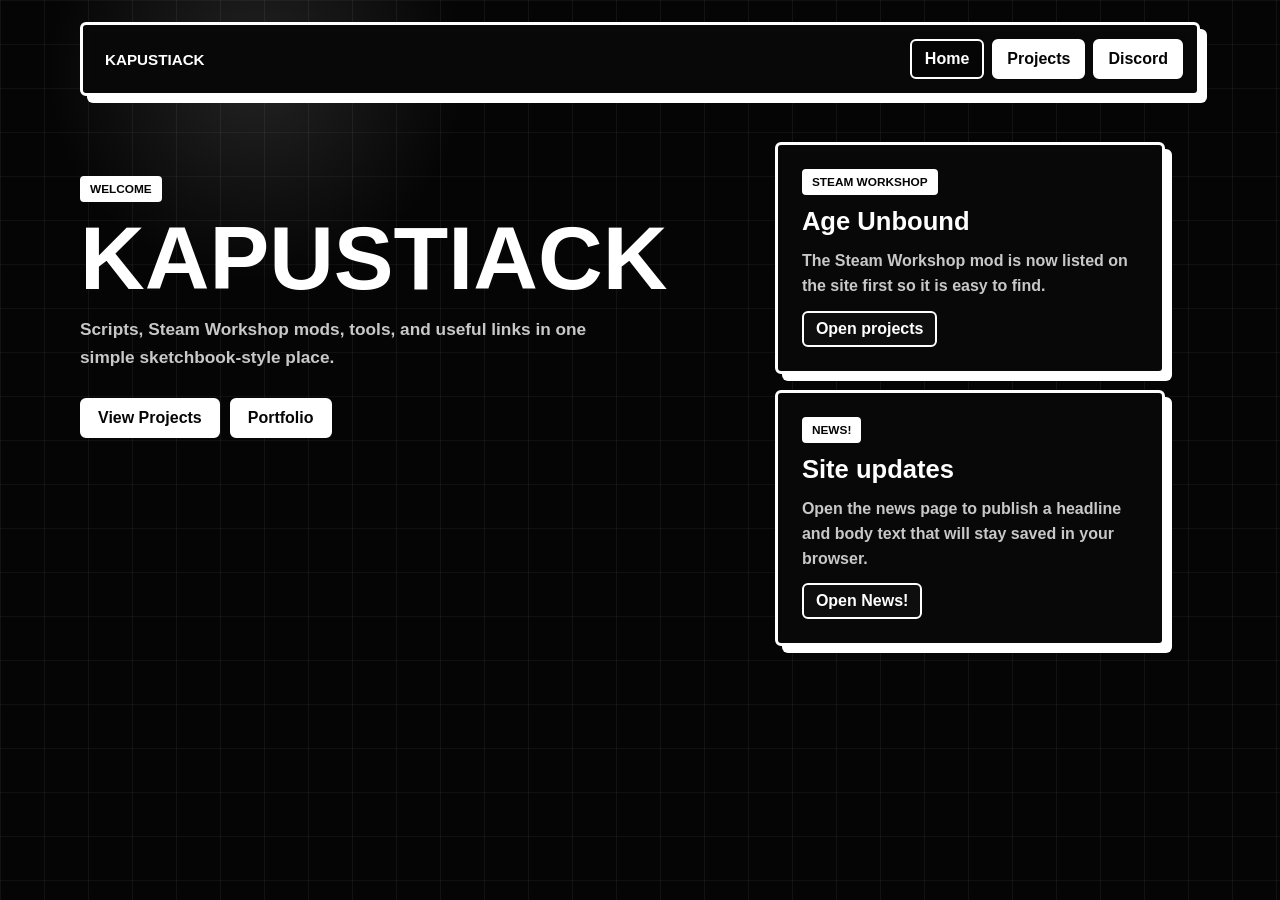
<file: index.html>
<!DOCTYPE html>
<html lang="en">

<head>
    <meta charset="UTF-8">
    <meta name="viewport" content="width=device-width, initial-scale=1.0">
    <title>Kapustiack</title>
    <meta name="description" content="Kapustiack's projects, mods, tools, and links.">
    <link rel="stylesheet" href="site.css?v=20260527-5">
</head>

<body>
    <div class="page-shell">
        <header class="topbar">
            <a class="brand" href="index.html">Kapustiack</a>
            <nav class="nav">
                <a class="nav-link active" href="index.html">Home</a>
                <a class="nav-link" href="projects.html">Projects</a>
                <a class="nav-link" href="https://discord.gg/VfEZWQSSGd" target="_blank" rel="noopener">Discord</a>
            </nav>
        </header>

        <main class="home">
            <section class="hero">
                <p class="eyebrow">Welcome</p>
                <h1>Kapustiack</h1>
                <p class="lede">Scripts, Steam Workshop mods, tools, and useful links in one simple sketchbook-style place.</p>
                <div class="actions">
                    <a class="button button-primary" href="projects.html">View Projects</a>
                <a class="button button-ghost" href="websites/portfolio/">Portfolio</a>
                </div>
            </section>

            <section class="overview">
                <article class="overview-card">
                    <span class="card-label">Steam Workshop</span>
                    <h2>Age Unbound</h2>
                    <p>The Steam Workshop mod is now listed on the site first so it is easy to find.</p>
                    <a class="text-link" href="projects.html#age-unbound">Open projects</a>
                </article>
                <article class="overview-card">
                    <span class="card-label">News!</span>
                    <h2>Site updates</h2>
                    <p>Open the news page to publish a headline and body text that will stay saved in your browser.</p>
                    <a class="text-link" href="news.html">Open News!</a>
                </article>
            </section>
        </main>
    </div>

    <script src="script.js?v=20260527-2"></script>
</body>

</html>
</file>
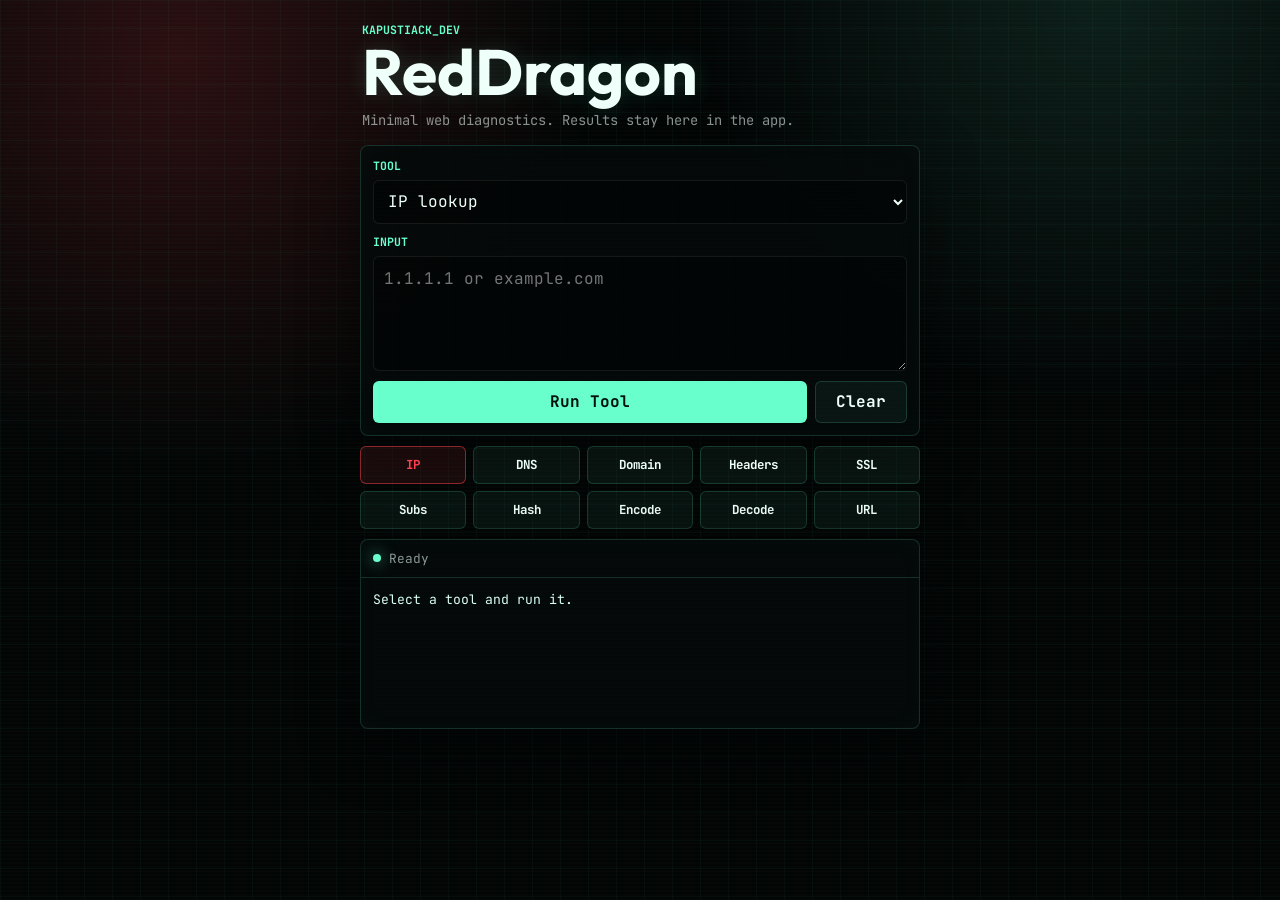
<file: reddragon/index.html>
<!DOCTYPE html>
<html lang="en">

<head>
    <meta charset="UTF-8">
    <meta name="viewport" content="width=device-width, initial-scale=1.0, viewport-fit=cover">
    <title>RedDragon | Kapustiack</title>
    <link rel="stylesheet" href="style.css?v=3">
    <script src="https://telegram.org/js/telegram-web-app.js"></script>
</head>

<body>
    <main class="app-shell">
        <section class="hero">
            <p class="kicker">Kapustiack_Dev</p>
            <h1>RedDragon</h1>
            <p class="subtext">Minimal web diagnostics. Results stay here in the app.</p>
        </section>

        <section class="command-panel">
            <div class="field">
                <label for="tool">Tool</label>
                <select id="tool">
                    <option value="ip">IP lookup</option>
                    <option value="dns">DNS lookup</option>
                    <option value="whois">Domain lookup</option>
                    <option value="headers">HTTP headers</option>
                    <option value="ssl">SSL certificate</option>
                    <option value="subdomains">Subdomains</option>
                    <option value="hash">Hash text</option>
                    <option value="encode">Encode text</option>
                    <option value="decode">Decode text</option>
                    <option value="url">URL inspect</option>
                </select>
            </div>

            <div class="field">
                <label for="input">Input</label>
                <textarea id="input" rows="4" placeholder="example.com"></textarea>
            </div>

            <div class="actions">
                <button id="send" type="button">Run Tool</button>
                <button id="clear" class="ghost" type="button">Clear</button>
            </div>
        </section>

        <section class="tools-grid" aria-label="Quick tools">
            <button class="tool-chip active" data-tool="ip" data-placeholder="1.1.1.1">IP</button>
            <button class="tool-chip" data-tool="dns" data-placeholder="example.com">DNS</button>
            <button class="tool-chip" data-tool="whois" data-placeholder="example.com">Domain</button>
            <button class="tool-chip" data-tool="headers" data-placeholder="https://example.com">Headers</button>
            <button class="tool-chip" data-tool="ssl" data-placeholder="example.com">SSL</button>
            <button class="tool-chip" data-tool="subdomains" data-placeholder="example.com">Subs</button>
            <button class="tool-chip" data-tool="hash" data-placeholder="text to hash">Hash</button>
            <button class="tool-chip" data-tool="encode" data-placeholder="text to encode">Encode</button>
            <button class="tool-chip" data-tool="decode" data-placeholder="base64 or url encoded text">Decode</button>
            <button class="tool-chip" data-tool="url" data-placeholder="https://example.com/path">URL</button>
        </section>

        <section class="result-panel" id="result-panel">
            <div class="result-top">
                <span class="pulse"></span>
                <p id="status">Ready</p>
            </div>
            <pre id="result">Select a tool and run it.</pre>
        </section>
    </main>

    <script src="app.js?v=3"></script>
</body>

</html>
</file>
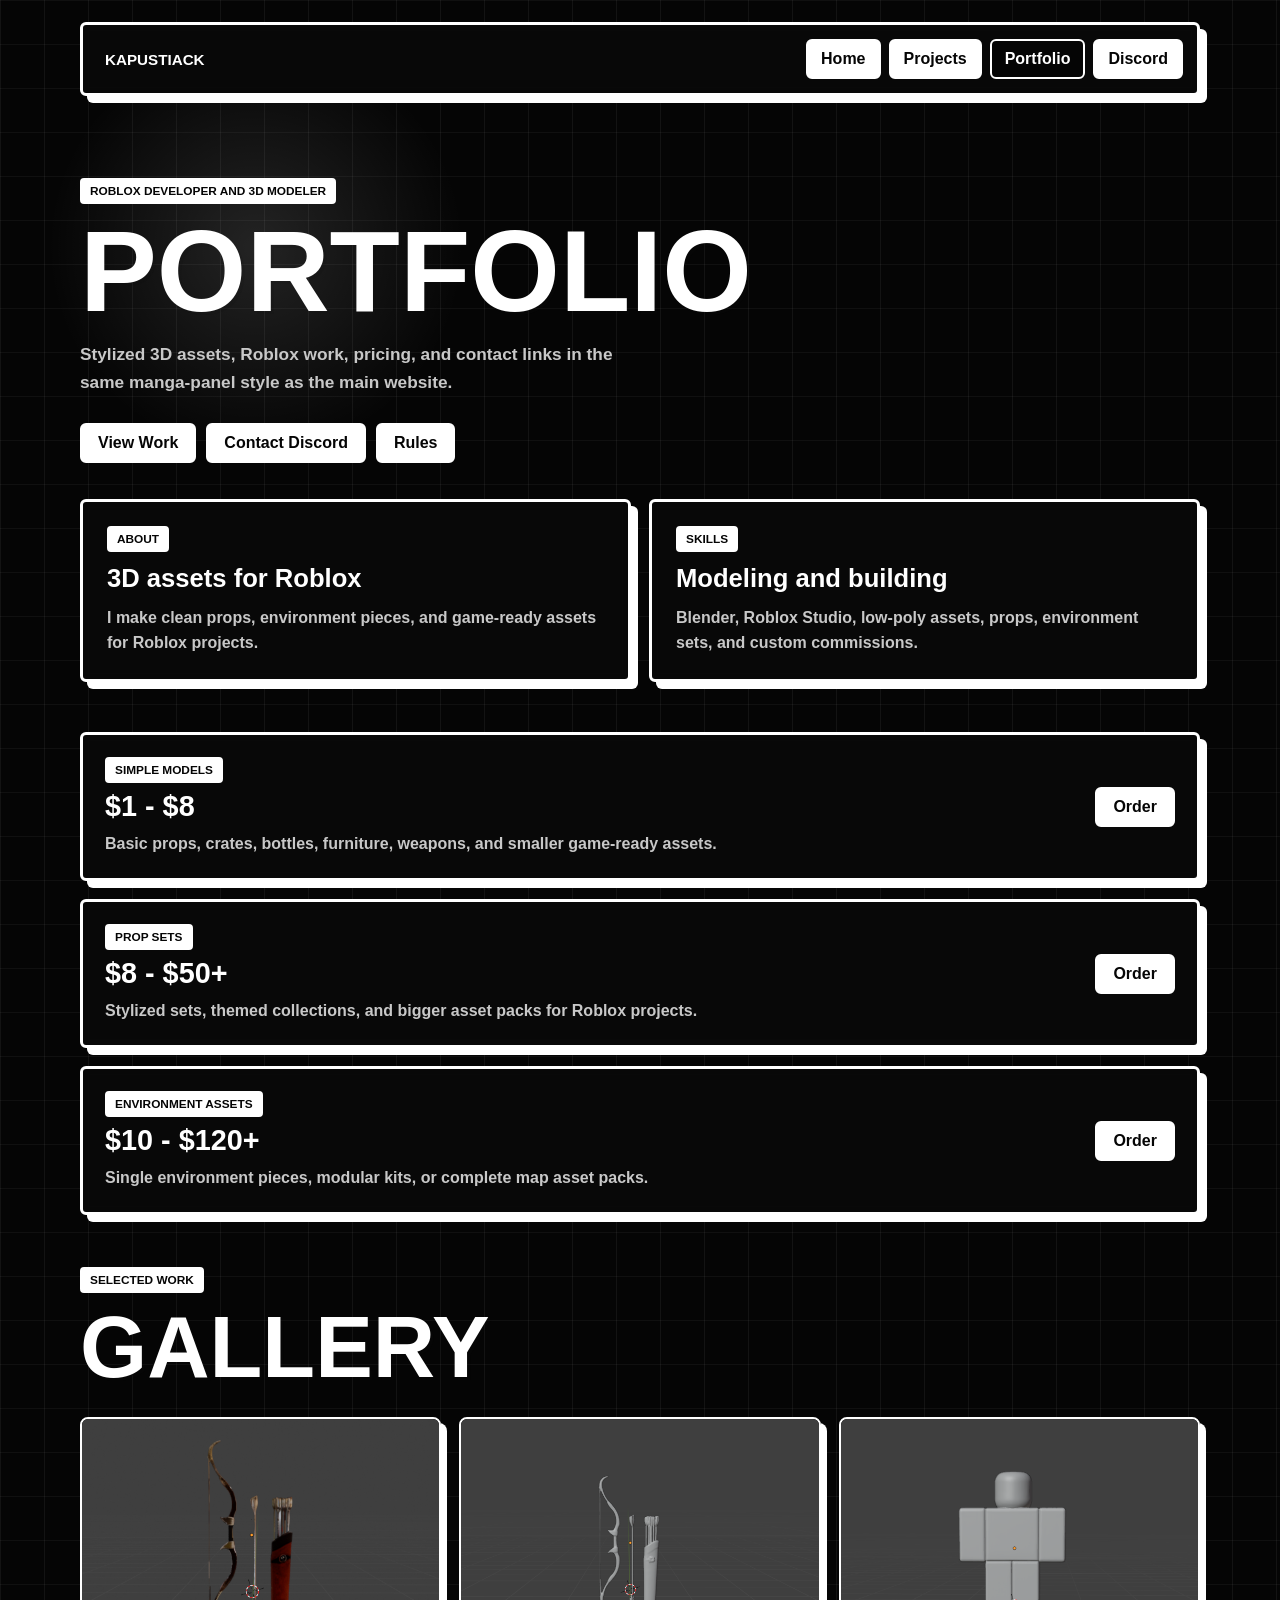
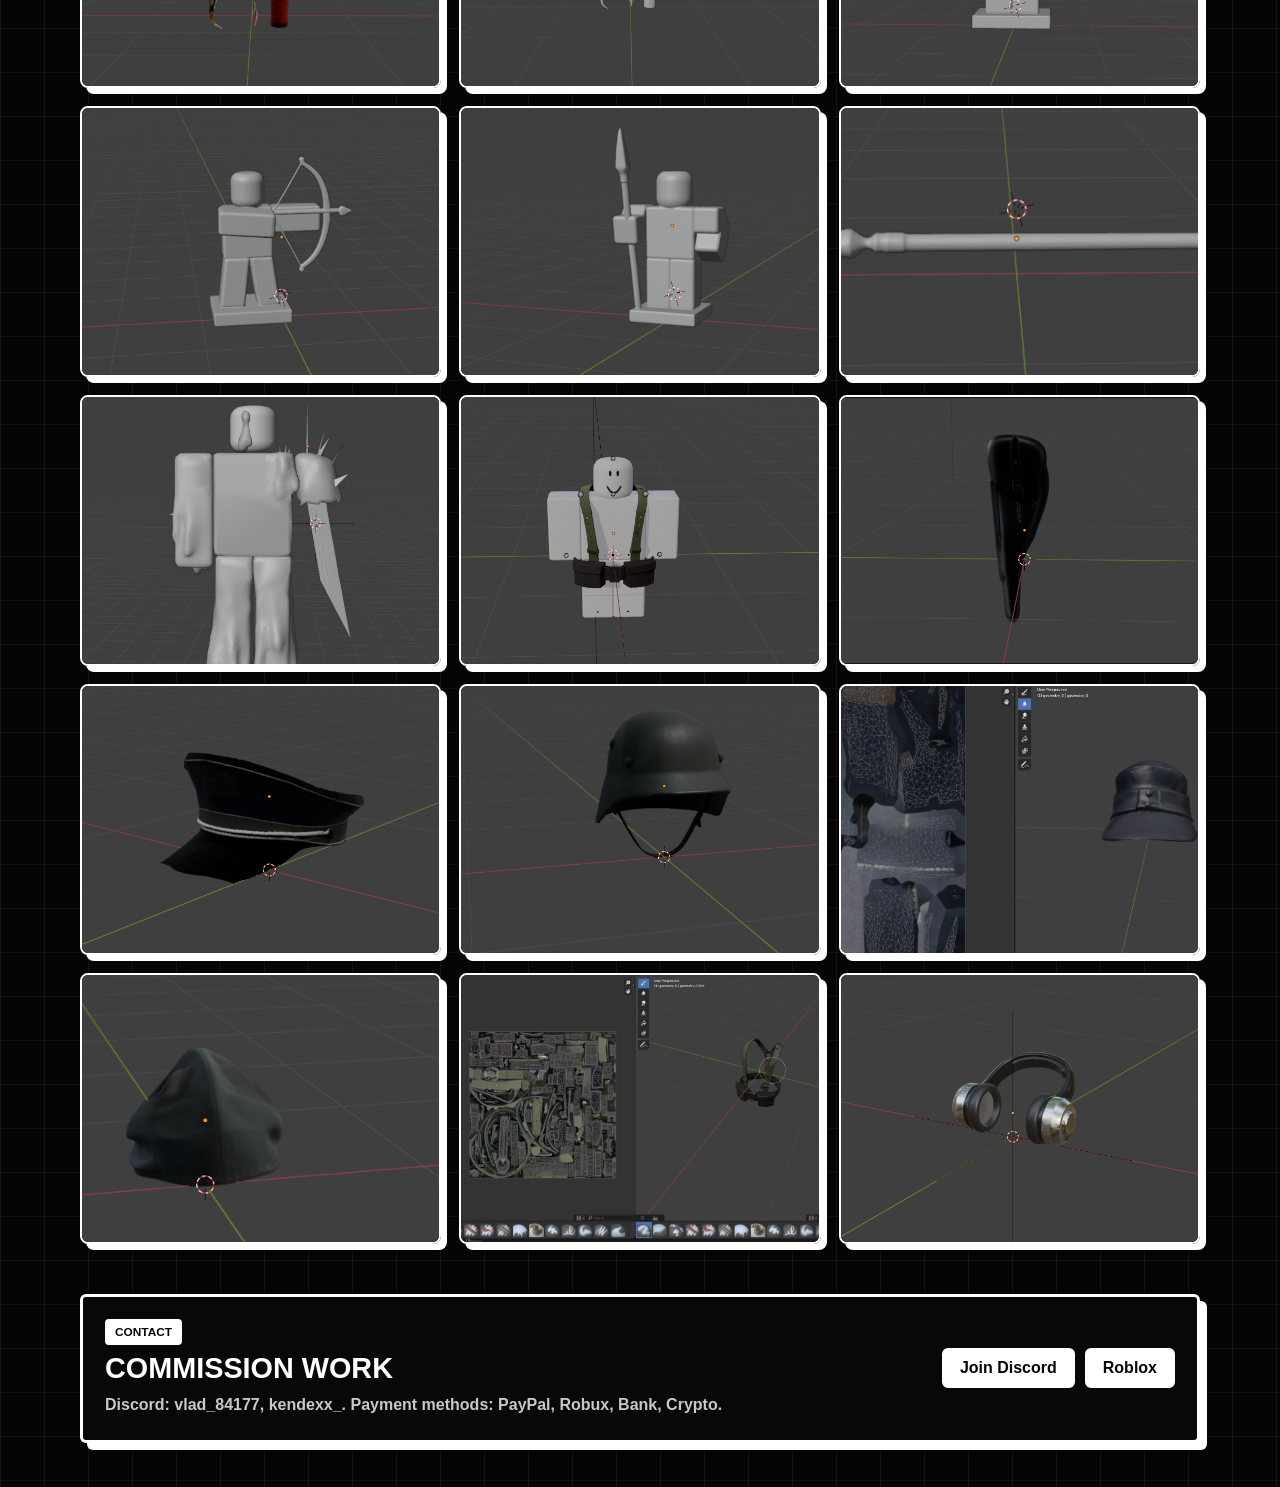
<file: websites/portfolio/index.html>
<!DOCTYPE html>
<html lang="en">

<head>
    <meta charset="UTF-8">
    <meta name="viewport" content="width=device-width, initial-scale=1.0">
    <title>Portfolio | Kapustiack</title>
    <meta name="description" content="Kapustiack's Roblox development and 3D modeling portfolio.">
    <link rel="stylesheet" href="../../site.css?v=20260527-5">
    <link rel="stylesheet" href="portfolio.css?v=20260527-1">
</head>

<body>
    <div class="page-shell">
        <header class="topbar">
            <a class="brand" href="../../index.html">Kapustiack</a>
            <nav class="nav">
                <a class="nav-link" href="../../index.html">Home</a>
                <a class="nav-link" href="../../projects.html">Projects</a>
                <a class="nav-link active" href="index.html">Portfolio</a>
                <a class="nav-link" href="https://discord.gg/VfEZWQSSGd" target="_blank" rel="noopener">Discord</a>
            </nav>
        </header>

        <main class="portfolio-page">
            <section class="portfolio-hero">
                <p class="eyebrow">Roblox developer and 3D modeler</p>
                <h1>Portfolio</h1>
                <p class="lede">Stylized 3D assets, Roblox work, pricing, and contact links in the same manga-panel style as the main website.</p>
                <div class="actions">
                    <a class="button button-primary" href="#work">View Work</a>
                    <a class="button button-ghost" href="https://discord.gg/yVAhEZb5z4" target="_blank" rel="noopener">Contact Discord</a>
                    <button class="button button-inline" id="rulesBtn" type="button">Rules</button>
                </div>
            </section>

            <section class="portfolio-grid" aria-label="Portfolio summary">
                <article class="overview-card">
                    <span class="card-label">About</span>
                    <h2>3D assets for Roblox</h2>
                    <p>I make clean props, environment pieces, and game-ready assets for Roblox projects.</p>
                </article>
                <article class="overview-card">
                    <span class="card-label">Skills</span>
                    <h2>Modeling and building</h2>
                    <p>Blender, Roblox Studio, low-poly assets, props, environment sets, and custom commissions.</p>
                </article>
            </section>

            <section class="project-list" id="pricing" aria-label="Pricing">
                <article class="project-row">
                    <div class="project-copy">
                        <span class="card-label">Simple models</span>
                        <h2>$1 - $8</h2>
                        <p>Basic props, crates, bottles, furniture, weapons, and smaller game-ready assets.</p>
                    </div>
                    <a class="button button-ghost" href="https://discord.gg/sy89bTvKnm" target="_blank" rel="noopener">Order</a>
                </article>

                <article class="project-row">
                    <div class="project-copy">
                        <span class="card-label">Prop sets</span>
                        <h2>$8 - $50+</h2>
                        <p>Stylized sets, themed collections, and bigger asset packs for Roblox projects.</p>
                    </div>
                    <a class="button button-ghost" href="https://discord.gg/sy89bTvKnm" target="_blank" rel="noopener">Order</a>
                </article>

                <article class="project-row">
                    <div class="project-copy">
                        <span class="card-label">Environment assets</span>
                        <h2>$10 - $120+</h2>
                        <p>Single environment pieces, modular kits, or complete map asset packs.</p>
                    </div>
                    <a class="button button-ghost" href="https://discord.gg/sy89bTvKnm" target="_blank" rel="noopener">Order</a>
                </article>
            </section>

            <section class="work-section" id="work" aria-label="Work gallery">
                <div class="projects-head">
                    <p class="eyebrow">Selected work</p>
                    <h1>Gallery</h1>
                </div>
                <div class="work-grid">
                    <img src="MyWork/1.webp" alt="3D portfolio work 1" loading="lazy">
                    <img src="MyWork/2.webp" alt="3D portfolio work 2" loading="lazy">
                    <img src="MyWork/3.webp" alt="3D portfolio work 3" loading="lazy">
                    <img src="MyWork/4.webp" alt="3D portfolio work 4" loading="lazy">
                    <img src="MyWork/5.webp" alt="3D portfolio work 5" loading="lazy">
                    <img src="MyWork/6.webp" alt="3D portfolio work 6" loading="lazy">
                    <img src="MyWork/7.webp" alt="3D portfolio work 7" loading="lazy">
                    <img src="MyWork/8.webp" alt="3D portfolio work 8" loading="lazy">
                    <img src="MyWork/9.webp" alt="3D portfolio work 9" loading="lazy">
                    <img src="MyWork/10.webp" alt="3D portfolio work 10" loading="lazy">
                    <img src="MyWork/11.webp" alt="3D portfolio work 11" loading="lazy">
                    <img src="MyWork/12.webp" alt="3D portfolio work 12" loading="lazy">
                    <img src="MyWork/13.webp" alt="3D portfolio work 13" loading="lazy">
                    <img src="MyWork/14.webp" alt="3D portfolio work 14" loading="lazy">
                    <img src="MyWork/15.webp" alt="3D portfolio work 15" loading="lazy">
                </div>
            </section>

            <section class="project-list" id="contact" aria-label="Contact">
                <article class="project-row">
                    <div class="project-copy">
                        <span class="card-label">Contact</span>
                        <h2>Commission work</h2>
                        <p>Discord: vlad_84177, kendexx_. Payment methods: PayPal, Robux, Bank, Crypto.</p>
                    </div>
                    <div class="project-actions">
                        <a class="button button-primary" href="https://discord.gg/sy89bTvKnm" target="_blank" rel="noopener">Join Discord</a>
                        <a class="button button-ghost" href="https://www.roblox.com/users/4378502072" target="_blank" rel="noopener">Roblox</a>
                    </div>
                </article>
            </section>
        </main>
    </div>

    <div class="modal" id="rulesModal" aria-hidden="true">
        <div class="modal-content">
            <button class="close" type="button" id="rulesClose" aria-label="Close rules">&times;</button>
            <h2>Terms of Service</h2>
            <p class="modal-intro">You must agree to these terms before working with me.</p>
            <p class="modal-updated"><strong>Last updated: August 30, 2025</strong></p>

            <div class="modal-body">
                <h3>1. Commissioning Process</h3>
                <ol>
                    <li>All requests must be made via Discord.</li>
                    <li>Provide clear project details including specifications, references, and deadlines.</li>
                    <li>Prices vary based on complexity. A 10% deposit is required upfront.</li>
                    <li>Significant changes after completion may incur additional fees.</li>
                </ol>

                <h3>2. Payment</h3>
                <ol>
                    <li>10% deposit required upfront, remaining 90% upon completion.</li>
                    <li>Payments accepted via PayPal, Robux, or other agreed methods.</li>
                    <li>Final delivery after full payment is received.</li>
                </ol>

                <h3>3. Revisions</h3>
                <ol>
                    <li>Minor adjustments included in the initial price.</li>
                    <li>Major changes may require additional payment.</li>
                </ol>

                <h3>4. Delivery</h3>
                <ol>
                    <li>Files delivered in .FBX, .BLEND, or .RBXM format via Discord.</li>
                    <li>Agreed deadlines will be prioritized, with communication about any delays.</li>
                </ol>

                <h3>5. Usage Rights</h3>
                <ol>
                    <li>Full rights transfer upon final payment.</li>
                    <li>I may showcase the work in my portfolio unless otherwise agreed.</li>
                    <li>Reselling or redistribution without permission is prohibited.</li>
                </ol>

                <h3>6. Refund Policy</h3>
                <ol>
                    <li>Full refund if canceled before work begins.</li>
                    <li>Partial refund based on work completed if canceled mid-project.</li>
                    <li>No refunds after final delivery.</li>
                </ol>

                <h3>7. Confidentiality</h3>
                <ol>
                    <li>All project details remain confidential unless sharing is approved.</li>
                </ol>

                <h3>8. Agreement</h3>
                <p>By commissioning me, you agree to these terms.</p>
            </div>
        </div>
    </div>

    <script src="portfolio.js?v=20260527-1"></script>
</body>

</html>
</file>
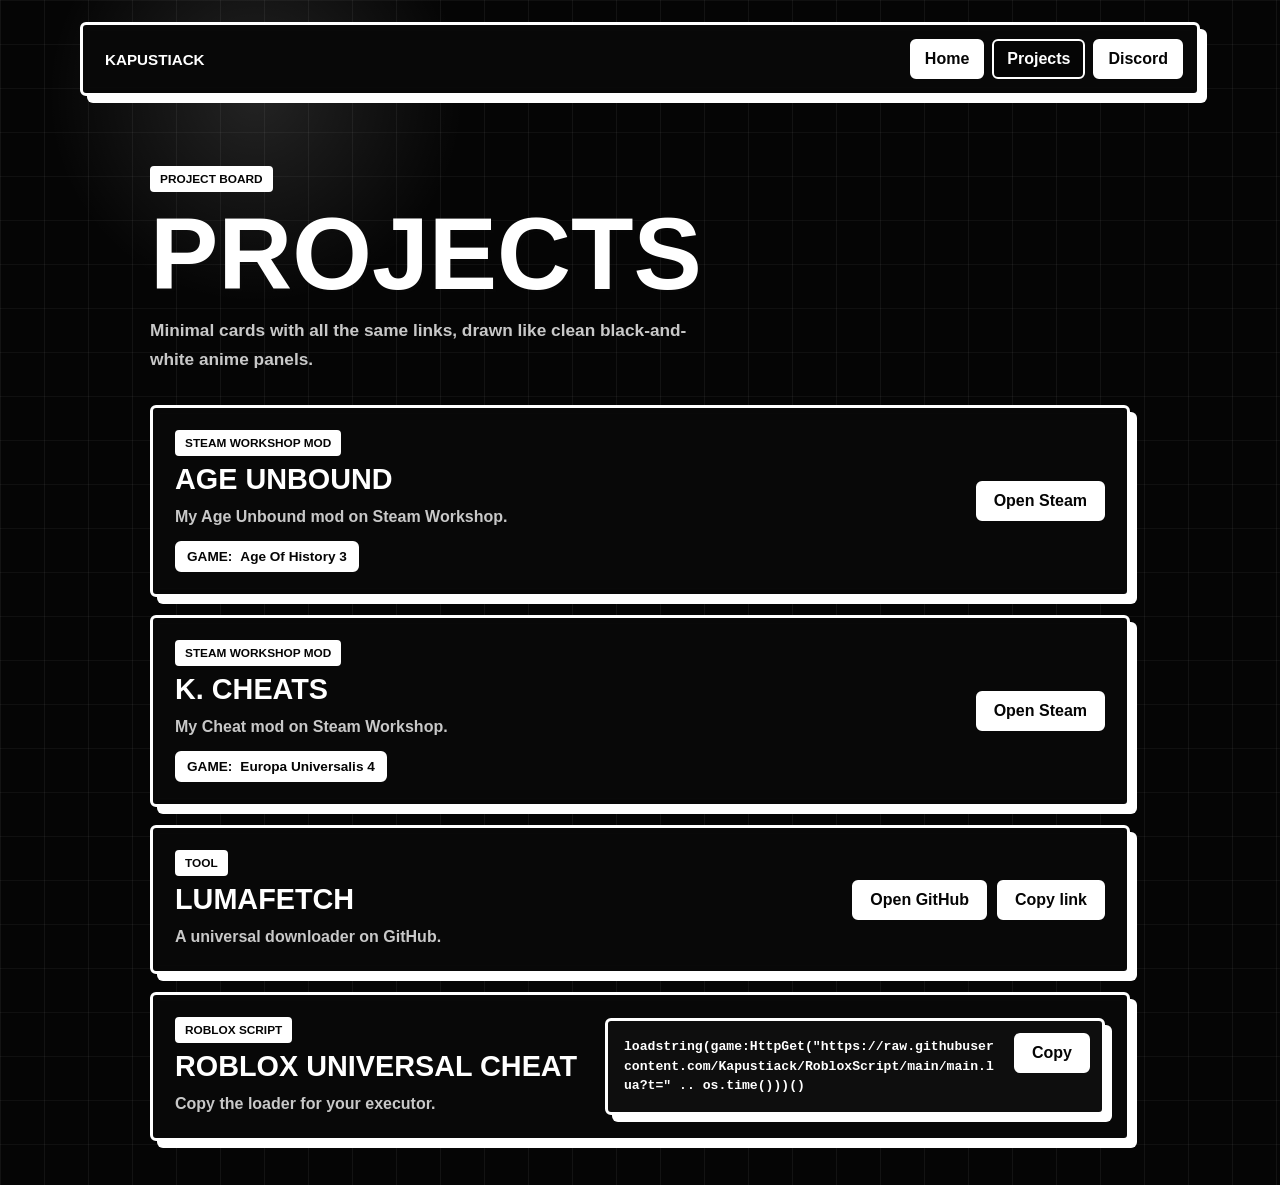
<file: downloads.html>
<!DOCTYPE html>
<html lang="en">

<head>
    <meta charset="UTF-8">
    <meta name="viewport" content="width=device-width, initial-scale=1.0">
    <title>Projects | Kapustiack</title>
    <meta http-equiv="refresh" content="0; url=projects.html">
    <link rel="canonical" href="projects.html">
    <link rel="stylesheet" href="site.css?v=20260527-5">
</head>

<body>
    <div class="page-shell">
        <main class="notice">
            <p class="card-label">Redirecting</p>
            <h1>Projects moved</h1>
            <p class="lede">This page now lives at Projects.</p>
            <a class="button button-primary" href="projects.html">Open Projects</a>
        </main>
    </div>
    <script>window.location.replace('projects.html');</script>
</body>

</html>
</file>
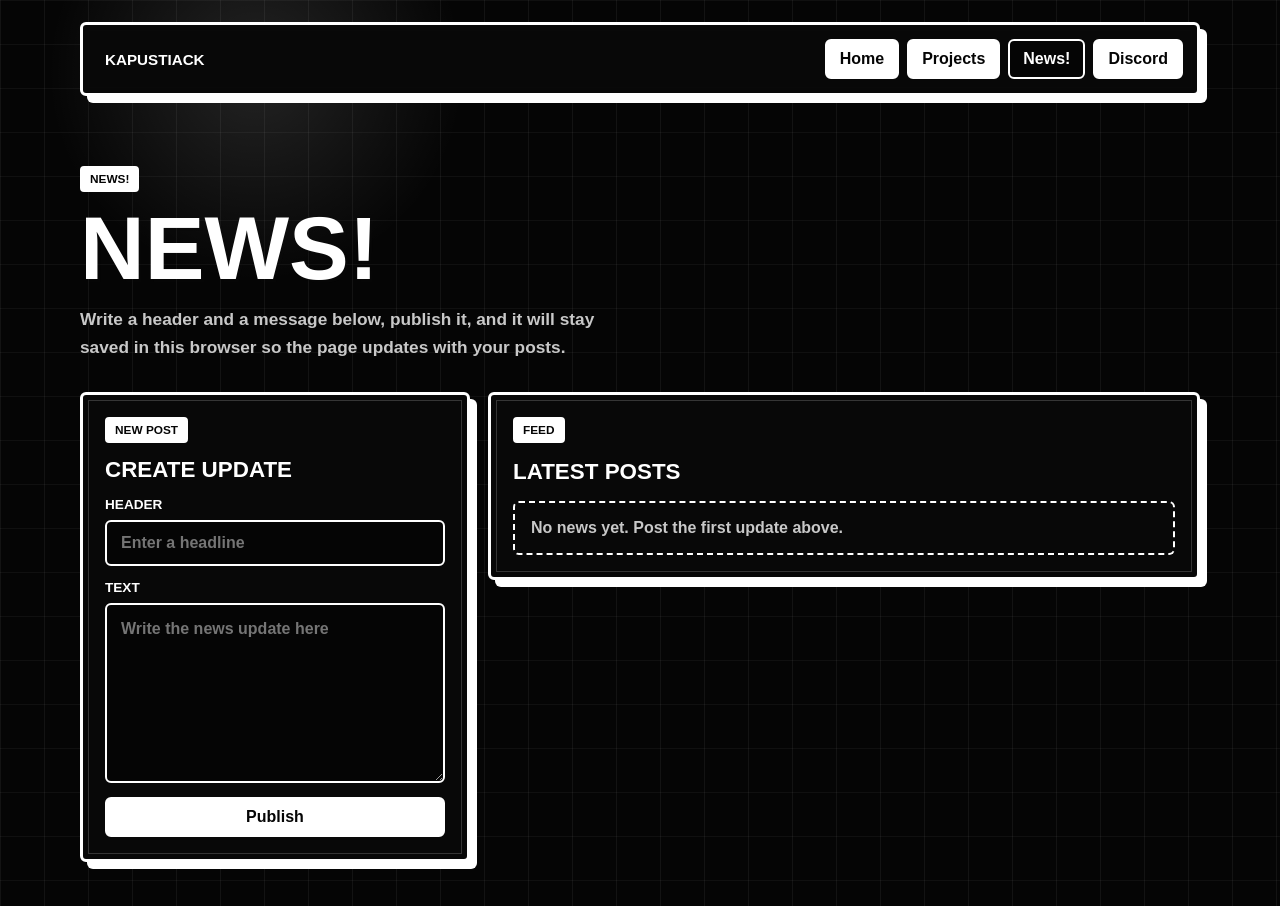
<file: news.html>
<!DOCTYPE html>
<html lang="en">

<head>
    <meta charset="UTF-8">
    <meta name="viewport" content="width=device-width, initial-scale=1.0">
    <title>News! | Kapustiack</title>
    <meta name="description" content="Kapustiack news page for posting updates with a header and text.">
    <link rel="stylesheet" href="site.css?v=20260527-6">
</head>

<body>
    <div class="page-shell">
        <header class="topbar">
            <a class="brand" href="index.html">Kapustiack</a>
            <nav class="nav">
                <a class="nav-link" href="index.html">Home</a>
                <a class="nav-link" href="projects.html">Projects</a>
                <a class="nav-link active" href="news.html">News!</a>
                <a class="nav-link" href="https://discord.gg/VfEZWQSSGd" target="_blank" rel="noopener">Discord</a>
            </nav>
        </header>

        <main class="news-page">
            <section class="news-hero">
                <p class="eyebrow">News!</p>
                <h1>News!</h1>
                <p class="lede">Write a header and a message below, publish it, and it will stay saved in this browser so the page updates with your posts.</p>
            </section>

            <section class="news-grid">
                <form class="news-form" id="newsForm">
                    <span class="card-label">New post</span>
                    <h2>Create update</h2>
                    <div class="field">
                        <label for="newsHeader">Header</label>
                        <input id="newsHeader" name="newsHeader" type="text" maxlength="80" required placeholder="Enter a headline">
                    </div>
                    <div class="field">
                        <label for="newsText">Text</label>
                        <textarea id="newsText" name="newsText" required placeholder="Write the news update here"></textarea>
                    </div>
                    <button class="button button-primary" type="submit">Publish</button>
                </form>

                <section class="news-feed" aria-label="News feed">
                    <span class="card-label">Feed</span>
                    <h2>Latest posts</h2>
                    <div class="news-list" id="newsList"></div>
                </section>
            </section>
        </main>
    </div>

    <script src="news.js?v=20260527-1"></script>
</body>

</html>
</file>
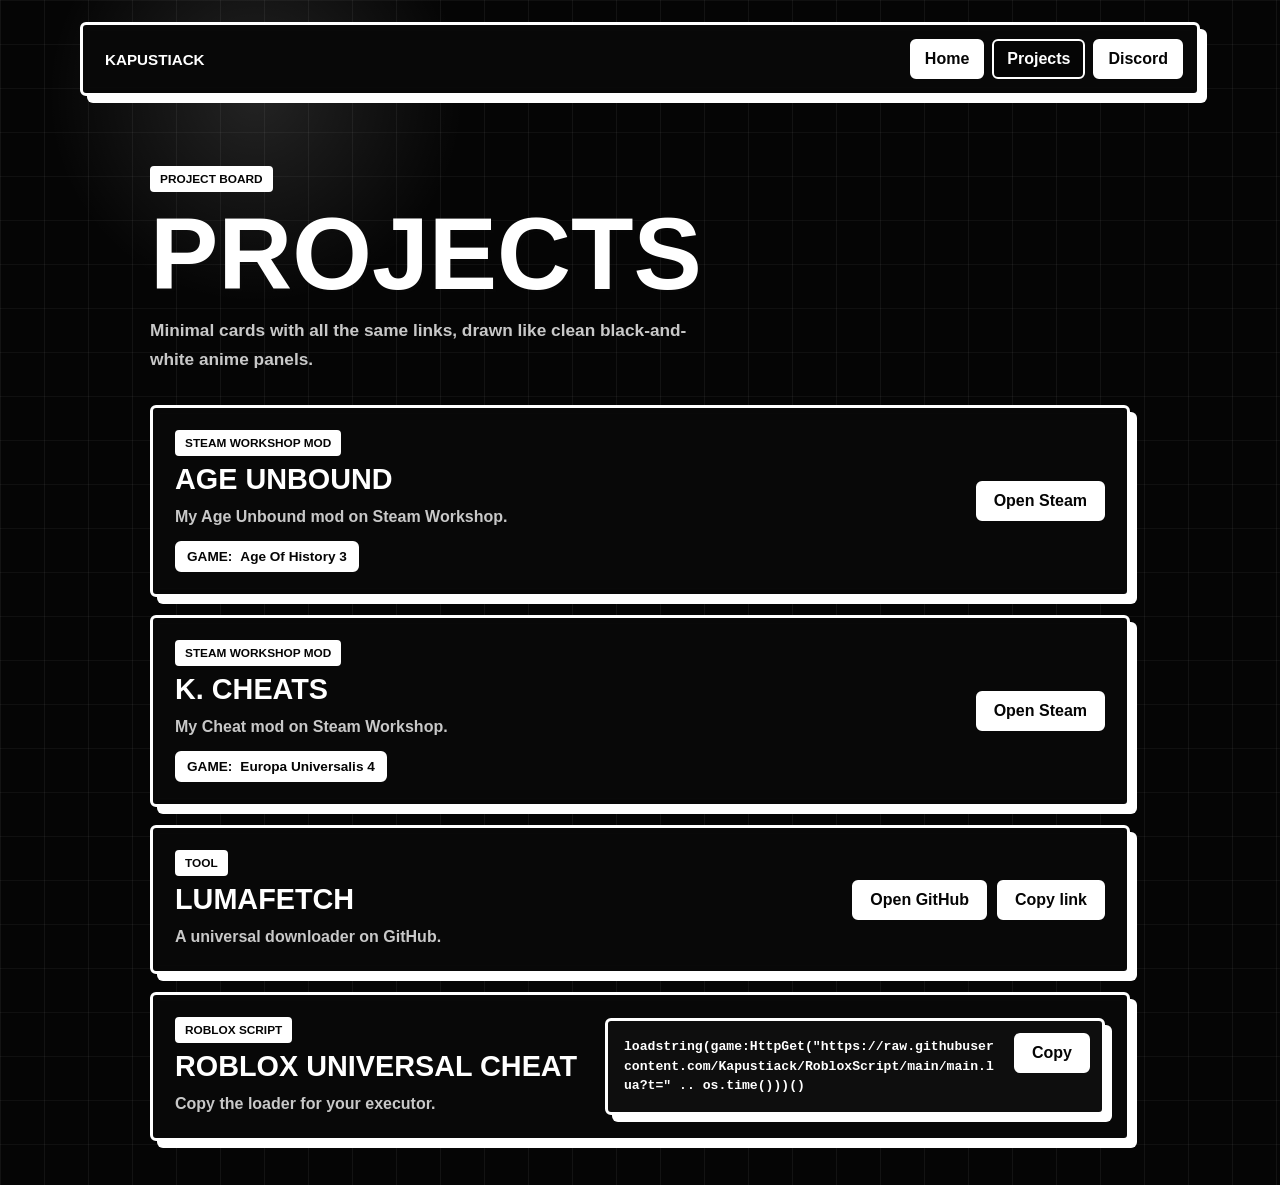
<file: projects.html>
<!DOCTYPE html>
<html lang="en">

<head>
    <meta charset="UTF-8">
    <meta name="viewport" content="width=device-width, initial-scale=1.0">
    <title>Projects | Kapustiack</title>
    <meta name="description" content="Projects by Kapustiack, including Steam Workshop mods, tools, and scripts.">
    <link rel="stylesheet" href="site.css?v=20260527-5">
</head>

<body>
    <div class="page-shell">
        <header class="topbar">
            <a class="brand" href="index.html">Kapustiack</a>
            <nav class="nav">
                <a class="nav-link" href="index.html">Home</a>
                <a class="nav-link active" href="projects.html">Projects</a>
                <a class="nav-link" href="https://discord.gg/VfEZWQSSGd" target="_blank" rel="noopener">Discord</a>
            </nav>
        </header>

        <main class="projects">
            <section class="projects-head">
                <p class="eyebrow">Project board</p>
                <h1>Projects</h1>
                <p class="lede">Minimal cards with all the same links, drawn like clean black-and-white anime panels.</p>
            </section>

            <section class="project-list" aria-label="Projects">
                <article class="project-row" id="age-unbound">
                    <div class="project-copy">
                        <span class="card-label">Steam Workshop mod</span>
                        <h2>Age Unbound</h2>
                        <p>My Age Unbound mod on Steam Workshop.</p>
                        <div class="project-meta">
                            <span class="meta-label">Game:</span>
                            <span class="meta-value">Age Of History 3</span>
                        </div>
                    </div>
                    <div class="project-actions">
                        <a class="button button-primary" href="https://steamcommunity.com/sharedfiles/filedetails/?id=3507195478" target="_blank" rel="noopener">Open Steam</a>
                    </div>
                </article>

                <article class="project-row">
                    <div class="project-copy">
                        <span class="card-label">Steam Workshop Mod</span>
                        <h2>K. Cheats</h2>
                        <p>My Cheat mod on Steam Workshop.</p>
                        <div class="project-meta">
                            <span class="meta-label">Game:</span>
                            <span class="meta-value">Europa Universalis 4</span>
                        </div>
                    </div>
                    <div class="project-actions">
                        <a class="button button-ghost" href="https://steamcommunity.com/sharedfiles/filedetails/?id=3643049191" target="_blank" rel="noopener">Open Steam</a>
                    </div>
                </article>

                <article class="project-row">
                    <div class="project-copy">
                        <span class="card-label">Tool</span>
                        <h2>LumaFetch</h2>
                        <p>A universal downloader on GitHub.</p>
                    </div>
                    <div class="project-actions">
                        <a class="button button-ghost" href="https://github.com/Kapustiack/LumaFetch" target="_blank" rel="noopener">Open GitHub</a>
                        <button class="button button-inline copy-btn" data-copy-text="https://github.com/Kapustiack/LumaFetch">Copy link</button>
                    </div>
                </article>

                <article class="project-row">
                    <div class="project-copy">
                        <span class="card-label">Roblox script</span>
                        <h2>Roblox Universal Cheat</h2>
                        <p>Copy the loader for your executor.</p>
                    </div>
                    <div class="code-block-wrap">
                        <pre class="code-block" id="script-code">loadstring(game:HttpGet("https://raw.githubusercontent.com/Kapustiack/RobloxScript/main/main.lua?t=" .. os.time()))()</pre>
                        <button class="button button-inline copy-btn" data-copy-target="script-code">Copy</button>
                    </div>
                </article>

            </section>
        </main>
    </div>

    <script src="script.js?v=20260527-2"></script>
</body>

</html>
</file>
<file: site.css>
:root {
    --paper: #050505;
    --ink: #ffffff;
    --soft-ink: #c8c8c8;
    --line: #ffffff;
    --wash: #0e0e0e;
    --wash-2: #080808;
    --shade: rgba(255, 255, 255, 0.08);
}

* {
    box-sizing: border-box;
    margin: 0;
    padding: 0;
}

html {
    background: var(--paper);
}

body {
    min-height: 100vh;
    background:
        linear-gradient(90deg, rgba(255, 255, 255, 0.055) 1px, transparent 1px),
        linear-gradient(rgba(255, 255, 255, 0.045) 1px, transparent 1px),
        radial-gradient(circle at 20% 8%, rgba(255, 255, 255, 0.12), transparent 13rem),
        var(--paper);
    background-size: 44px 44px, 44px 44px, auto;
    color: var(--ink);
    font-family: "Trebuchet MS", "Segoe UI", sans-serif;
    -webkit-font-smoothing: antialiased;
}

a {
    color: inherit;
}

.page-shell {
    width: min(1120px, calc(100% - 32px));
    margin: 0 auto;
    padding: 22px 0 44px;
}

.topbar,
.overview-card,
.project-row,
.notice,
.code-block-wrap {
    position: relative;
    background: var(--wash-2);
    border: 3px solid var(--line);
    border-radius: 6px;
    box-shadow: 7px 7px 0 var(--ink);
}

.topbar::before,
.overview-card::before,
.project-row::before,
.notice::before {
    content: "";
    position: absolute;
    inset: 5px;
    border: 1px solid rgba(16, 16, 16, 0.18);
    pointer-events: none;
}

.topbar {
    position: relative;
    z-index: 10;
    display: flex;
    align-items: center;
    justify-content: space-between;
    gap: 18px;
    padding: 14px;
}

.brand {
    padding: 0 8px;
    color: var(--ink);
    font-size: 0.95rem;
    font-weight: 900;
    letter-spacing: 0;
    text-decoration: none;
    text-transform: uppercase;
}

.nav {
    display: flex;
    align-items: center;
    gap: 8px;
    flex-wrap: wrap;
}

.nav-link,
.button,
.text-link {
    display: inline-flex;
    align-items: center;
    justify-content: center;
    min-height: 40px;
    border: 2px solid var(--ink);
    border-radius: 6px;
    color: var(--ink);
    font: inherit;
    font-weight: 900;
    text-decoration: none;
    transition: transform 140ms ease, background 140ms ease, box-shadow 140ms ease;
}

.nav-link {
    padding: 0 13px;
    background: var(--ink);
    color: var(--paper);
}

.nav-link:hover,
.nav-link.active {
    background: var(--paper);
    color: var(--ink);
}

.home,
.projects,
.notice {
    padding-top: 46px;
}

.home {
    display: grid;
    grid-template-columns: minmax(0, 0.95fr) 390px;
    gap: 28px;
    align-items: start;
}

.hero,
.projects-head {
    display: grid;
    gap: 16px;
}

.hero {
    padding: 34px 0 12px;
}

.eyebrow,
.card-label {
    width: fit-content;
    padding: 4px 8px;
    background: var(--ink);
    color: var(--paper);
    border: 2px solid var(--ink);
    border-radius: 4px;
    font-size: 0.74rem;
    font-weight: 900;
    letter-spacing: 0;
    text-transform: uppercase;
}

h1 {
    max-width: 8ch;
    font-size: clamp(3.3rem, 7vw, 6.1rem);
    line-height: 0.9;
    letter-spacing: 0;
    text-transform: uppercase;
    text-shadow: 3px 3px 0 rgba(16, 16, 16, 0.12);
}

.projects-head h1 {
    max-width: none;
    font-size: clamp(3.4rem, 8vw, 6.4rem);
}

.lede {
    max-width: 56ch;
    color: var(--soft-ink);
    font-size: 1.08rem;
    font-weight: 700;
    line-height: 1.65;
}

.actions,
.project-actions {
    display: flex;
    flex-wrap: wrap;
    gap: 10px;
}

.actions {
    margin-top: 10px;
}

.button {
    padding: 0 16px;
    background: var(--ink);
    color: var(--paper);
    cursor: pointer;
}

.button:hover,
.text-link:hover {
    background: var(--paper);
    color: var(--ink);
    box-shadow: 4px 4px 0 var(--ink);
    transform: none;
}

.button:disabled {
    cursor: default;
    opacity: 0.75;
    transform: none;
}

.overview {
    display: grid;
    gap: 16px;
}

.overview-card {
    display: grid;
    gap: 12px;
    padding: 24px;
}

.overview-card h2,
.project-copy h2,
.notice h1 {
    letter-spacing: 0;
}

.overview-card h2 {
    font-size: 1.6rem;
}

.overview-card p,
.project-copy p {
    color: var(--soft-ink);
    font-weight: 700;
    line-height: 1.58;
}

.text-link {
    width: fit-content;
    min-height: 36px;
    padding: 0 12px;
    background: var(--wash);
}

.projects {
    max-width: 980px;
    margin: 0 auto;
}

.projects-head {
    padding: 24px 0 10px;
}

.project-list {
    display: grid;
    gap: 18px;
    margin-top: 22px;
}

.project-row {
    display: grid;
    grid-template-columns: minmax(0, 1fr) auto;
    gap: 18px;
    align-items: center;
    min-height: 124px;
    padding: 22px;
}

.project-copy {
    display: grid;
    gap: 8px;
    min-width: 0;
}

.project-copy h2 {
    font-size: 1.8rem;
    line-height: 1.1;
    text-transform: uppercase;
}

.project-meta {
    display: inline-flex;
    align-items: center;
    gap: 8px;
    width: fit-content;
    padding: 6px 10px;
    margin-top: 4px;
    background: var(--ink);
    color: var(--paper);
    border: 2px solid var(--line);
    border-radius: 6px;
    font-size: 0.85rem;
    font-weight: 800;
    letter-spacing: 0;
}

.meta-label {
    text-transform: uppercase;
}

.meta-value {
    text-transform: none;
}

.project-actions {
    justify-content: flex-end;
}

.code-block-wrap {
    min-width: min(100%, 460px);
    max-width: 500px;
    padding: 16px;
    background: var(--wash);
}

.code-block {
    padding-right: 90px;
    color: var(--ink);
    font-family: Consolas, "Liberation Mono", monospace;
    font-size: 0.82rem;
    font-weight: 700;
    line-height: 1.5;
    white-space: pre-wrap;
    word-break: break-word;
}

.code-block-wrap .copy-btn {
    position: absolute;
    top: 12px;
    right: 12px;
}

.notice {
    display: grid;
    gap: 14px;
    width: min(620px, 100%);
    margin: 70px auto 0;
    padding: 28px;
}

.notice h1 {
    max-width: none;
    font-size: clamp(2.6rem, 6vw, 4.8rem);
}

.news-page {
    display: grid;
    gap: 24px;
    padding-top: 46px;
}

.news-hero {
    display: grid;
    gap: 16px;
    padding: 24px 0 6px;
}

.news-grid {
    display: grid;
    grid-template-columns: minmax(0, 390px) minmax(0, 1fr);
    gap: 18px;
    align-items: start;
}

.news-form,
.news-feed {
    position: relative;
    background: var(--wash-2);
    border: 3px solid var(--line);
    border-radius: 6px;
    box-shadow: 7px 7px 0 var(--ink);
    padding: 22px;
}

.news-form::before,
.news-feed::before {
    content: "";
    position: absolute;
    inset: 5px;
    border: 1px solid rgba(255, 255, 255, 0.18);
    pointer-events: none;
}

.news-form {
    display: grid;
    gap: 14px;
}

.news-form h2,
.news-feed h2 {
    text-transform: uppercase;
    font-size: 1.4rem;
    letter-spacing: 0;
}

.field {
    display: grid;
    gap: 8px;
}

.field label {
    font-size: 0.85rem;
    font-weight: 900;
    text-transform: uppercase;
}

.field input,
.field textarea {
    width: 100%;
    padding: 12px 14px;
    border: 2px solid var(--ink);
    border-radius: 6px;
    background: var(--paper);
    color: var(--ink);
    font: inherit;
    font-weight: 700;
}

.field textarea {
    min-height: 180px;
    resize: vertical;
    line-height: 1.5;
}

.news-feed {
    display: grid;
    gap: 16px;
}

.news-list {
    display: grid;
    gap: 14px;
}

.news-item {
    display: grid;
    gap: 10px;
    padding: 16px;
    background: var(--paper);
    border: 2px solid var(--ink);
    border-radius: 6px;
    box-shadow: 4px 4px 0 var(--ink);
}

.news-item h3 {
    font-size: 1.2rem;
    text-transform: uppercase;
}

.news-item p {
    color: var(--soft-ink);
    font-weight: 700;
    line-height: 1.65;
}

.news-item time {
    font-size: 0.75rem;
    font-weight: 900;
    text-transform: uppercase;
}

.news-empty {
    padding: 16px;
    border: 2px dashed var(--ink);
    border-radius: 6px;
    color: var(--soft-ink);
    font-weight: 700;
}

@media (max-width: 820px) {
    .home {
        grid-template-columns: 1fr;
    }

    .project-row {
        grid-template-columns: 1fr;
        align-items: start;
    }

    .project-actions {
        justify-content: flex-start;
    }

    .code-block-wrap {
        width: 100%;
        min-width: 0;
        max-width: none;
    }

    .news-grid {
        grid-template-columns: 1fr;
    }
}

@media (max-width: 620px) {
    .page-shell {
        width: min(100% - 20px, 1120px);
        padding-top: 10px;
    }

    .topbar {
        align-items: stretch;
        flex-direction: column;
    }

    .nav {
        display: grid;
        grid-template-columns: repeat(auto-fit, minmax(88px, 1fr));
    }

    .nav-link {
        padding: 0 8px;
    }

    h1 {
        font-size: 3.1rem;
    }

    .projects-head h1 {
        font-size: 3.2rem;
    }

    .project-row {
        min-height: 0;
        padding: 18px;
    }
}

@media (prefers-reduced-motion: reduce) {
    *,
    *::before,
    *::after {
        scroll-behavior: auto !important;
        transition-duration: 1ms !important;
        animation-duration: 1ms !important;
        animation-iteration-count: 1 !important;
    }
}
</file>
<file: reddragon/style.css>
@import url('https://fonts.googleapis.com/css2?family=JetBrains+Mono:wght@400;600;700&family=Outfit:wght@500;700&display=swap');

:root {
    color-scheme: dark;
    --bg: #030505;
    --panel: rgba(5, 10, 10, 0.86);
    --panel-soft: rgba(104, 255, 204, 0.055);
    --line: rgba(104, 255, 204, 0.16);
    --line-hot: rgba(255, 65, 78, 0.5);
    --text: #effff9;
    --muted: rgba(239, 255, 249, 0.58);
    --green: #68ffcc;
    --red: #ff414e;
}

* {
    box-sizing: border-box;
    margin: 0;
    padding: 0;
}

body {
    min-height: 100vh;
    color: var(--text);
    font-family: 'JetBrains Mono', ui-monospace, monospace;
    background:
        linear-gradient(rgba(104, 255, 204, 0.035) 1px, transparent 1px),
        linear-gradient(90deg, rgba(104, 255, 204, 0.03) 1px, transparent 1px),
        radial-gradient(circle at 14% 6%, rgba(255, 65, 78, 0.16), transparent 30%),
        radial-gradient(circle at 86% 0%, rgba(104, 255, 204, 0.1), transparent 28%),
        #030505;
    background-size: 28px 28px, 28px 28px, auto, auto, auto;
    padding: max(14px, env(safe-area-inset-top)) 12px max(14px, env(safe-area-inset-bottom));
}

body::after {
    content: "";
    position: fixed;
    inset: 0;
    pointer-events: none;
    background: linear-gradient(transparent 50%, rgba(104, 255, 204, 0.025) 50%);
    background-size: 100% 4px;
    opacity: 0.7;
}

.app-shell {
    position: relative;
    z-index: 1;
    width: min(100%, 560px);
    margin: 0 auto;
    display: grid;
    gap: 10px;
}

.hero {
    padding: 8px 2px 4px;
}

.kicker {
    color: var(--green);
    font-size: 0.72rem;
    font-weight: 700;
    text-transform: uppercase;
}

h1 {
    margin-top: 5px;
    color: var(--text);
    font-family: 'Outfit', system-ui, sans-serif;
    font-size: clamp(2rem, 10vw, 4rem);
    line-height: 0.95;
    letter-spacing: 0;
    text-shadow: 0 0 22px rgba(104, 255, 204, 0.16);
}

.subtext {
    max-width: 34rem;
    margin-top: 8px;
    color: var(--muted);
    font-size: 0.86rem;
    line-height: 1.45;
}

.command-panel,
.result-panel {
    border: 1px solid var(--line);
    border-radius: 8px;
    background: var(--panel);
    box-shadow: 0 18px 60px rgba(0, 0, 0, 0.45), inset 0 0 24px rgba(104, 255, 204, 0.025);
}

.command-panel {
    display: grid;
    gap: 10px;
    padding: 12px;
}

.field {
    display: grid;
    gap: 7px;
}

label {
    color: var(--green);
    font-size: 0.72rem;
    font-weight: 700;
    text-transform: uppercase;
}

select,
textarea {
    width: 100%;
    border: 1px solid rgba(255, 255, 255, 0.08);
    border-radius: 6px;
    background: rgba(0, 0, 0, 0.36);
    color: var(--text);
    font: inherit;
    outline: none;
}

select {
    height: 44px;
    padding: 0 10px;
}

textarea {
    min-height: 86px;
    resize: vertical;
    padding: 10px;
    line-height: 1.45;
}

select:focus,
textarea:focus {
    border-color: var(--green);
    box-shadow: 0 0 0 3px rgba(104, 255, 204, 0.09);
}

.actions {
    display: grid;
    grid-template-columns: 1fr 92px;
    gap: 8px;
}

button {
    min-height: 42px;
    border: 0;
    border-radius: 6px;
    padding: 0 12px;
    color: #02100c;
    background: var(--green);
    font: inherit;
    font-weight: 700;
    cursor: pointer;
}

button.ghost,
.tool-chip {
    color: var(--text);
    background: var(--panel-soft);
    border: 1px solid var(--line);
}

.tools-grid {
    display: grid;
    grid-template-columns: repeat(5, 1fr);
    gap: 7px;
}

.tool-chip {
    min-height: 38px;
    padding: 0 8px;
    font-size: 0.78rem;
}

.tool-chip.active {
    color: var(--red);
    border-color: var(--line-hot);
    background: rgba(255, 65, 78, 0.09);
}

.result-panel {
    min-height: 190px;
    overflow: hidden;
}

.result-top {
    display: flex;
    align-items: center;
    gap: 8px;
    padding: 10px 12px;
    border-bottom: 1px solid var(--line);
    color: var(--muted);
    font-size: 0.8rem;
}

.pulse {
    width: 8px;
    height: 8px;
    border-radius: 999px;
    background: var(--green);
    box-shadow: 0 0 16px rgba(104, 255, 204, 0.8);
}

pre {
    min-height: 150px;
    max-height: 48vh;
    overflow: auto;
    padding: 12px;
    color: #d9fff2;
    font: 0.82rem/1.55 'JetBrains Mono', ui-monospace, monospace;
    white-space: pre-wrap;
    word-break: break-word;
}

@media (max-width: 380px) {
    .tools-grid {
        grid-template-columns: repeat(3, 1fr);
    }

    .actions {
        grid-template-columns: 1fr;
    }
}
</file>
<file: websites/portfolio/portfolio.css>
.portfolio-page {
    display: grid;
    gap: 28px;
    padding-top: 46px;
}

.portfolio-hero {
    display: grid;
    gap: 16px;
    padding: 36px 0 8px;
}

.portfolio-hero h1 {
    max-width: none;
    font-size: clamp(3.8rem, 9vw, 7.5rem);
}

.portfolio-grid {
    display: grid;
    grid-template-columns: repeat(2, minmax(0, 1fr));
    gap: 18px;
}

.work-section {
    display: grid;
    gap: 20px;
}

.work-section .projects-head h1 {
    font-size: clamp(2.8rem, 7vw, 5.4rem);
}

.work-grid {
    display: grid;
    grid-template-columns: repeat(3, minmax(0, 1fr));
    gap: 18px;
}

.work-grid img {
    width: 100%;
    aspect-ratio: 4 / 3;
    object-fit: cover;
    background: var(--panel);
    border: 2px solid var(--line);
    border-radius: 8px;
    box-shadow: 6px 6px 0 var(--line);
}

.modal {
    position: fixed;
    inset: 0;
    display: none;
    align-items: center;
    justify-content: center;
    padding: 20px;
    background: rgba(0, 0, 0, 0.86);
    z-index: 1000;
}

.modal.open {
    display: flex;
}

.modal-content {
    position: relative;
    width: min(900px, 100%);
    max-height: min(86vh, 900px);
    overflow: auto;
    padding: 24px;
    background: var(--paper);
    color: var(--ink);
    border: 3px solid var(--line);
    border-radius: 8px;
    box-shadow: 10px 10px 0 var(--line);
}

.modal-content h2 {
    font-size: clamp(2rem, 5vw, 3rem);
}

.modal-intro,
.modal-updated {
    margin-top: 10px;
    color: var(--soft-ink);
}

.modal-body {
    display: grid;
    gap: 16px;
    margin-top: 20px;
}

.modal-body h3 {
    margin-top: 10px;
    font-size: 1.2rem;
}

.modal-body ol {
    padding-left: 18px;
    display: grid;
    gap: 8px;
}

.close {
    position: absolute;
    top: 12px;
    right: 12px;
    width: 40px;
    height: 40px;
    display: inline-flex;
    align-items: center;
    justify-content: center;
    border: 2px solid var(--line);
    border-radius: 6px;
    background: var(--paper);
    color: var(--ink);
    font-size: 1.4rem;
    cursor: pointer;
}

@media (max-width: 820px) {
    .portfolio-grid,
    .work-grid {
        grid-template-columns: 1fr;
    }
}
</file>
